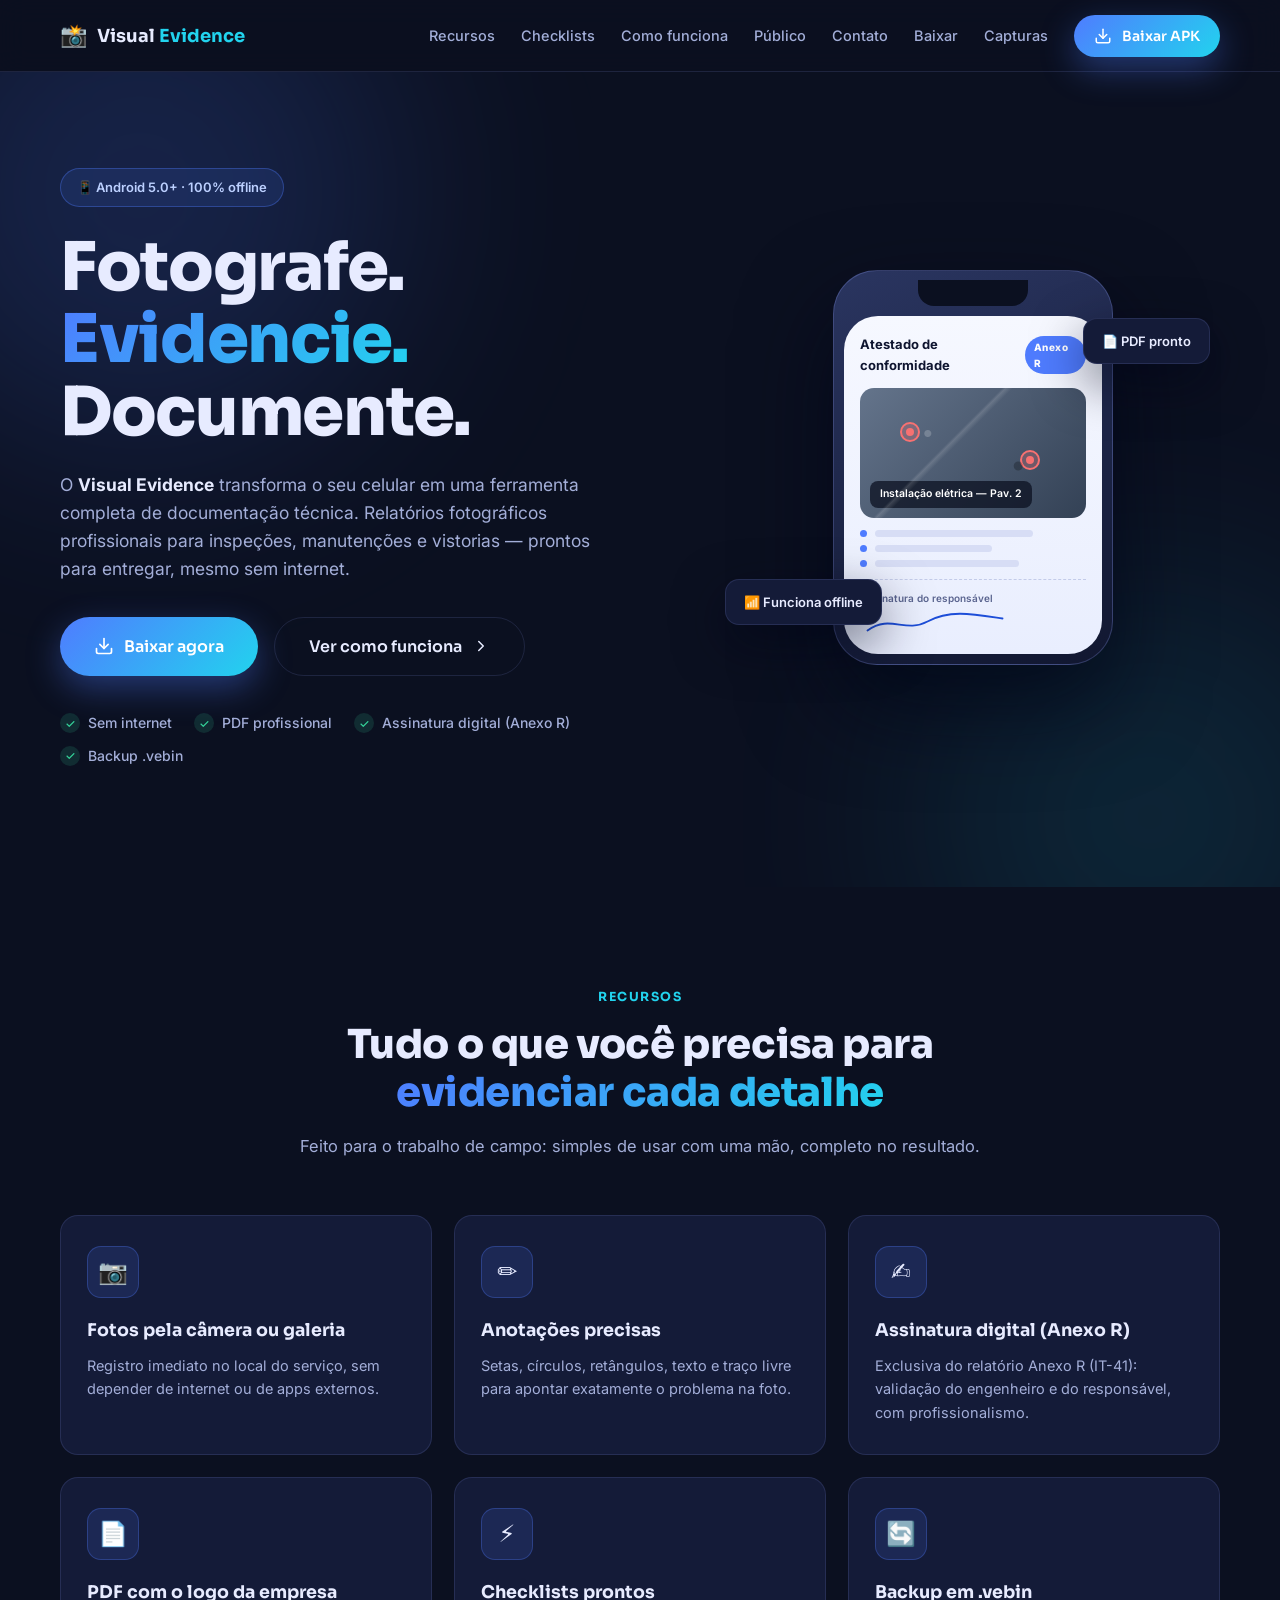
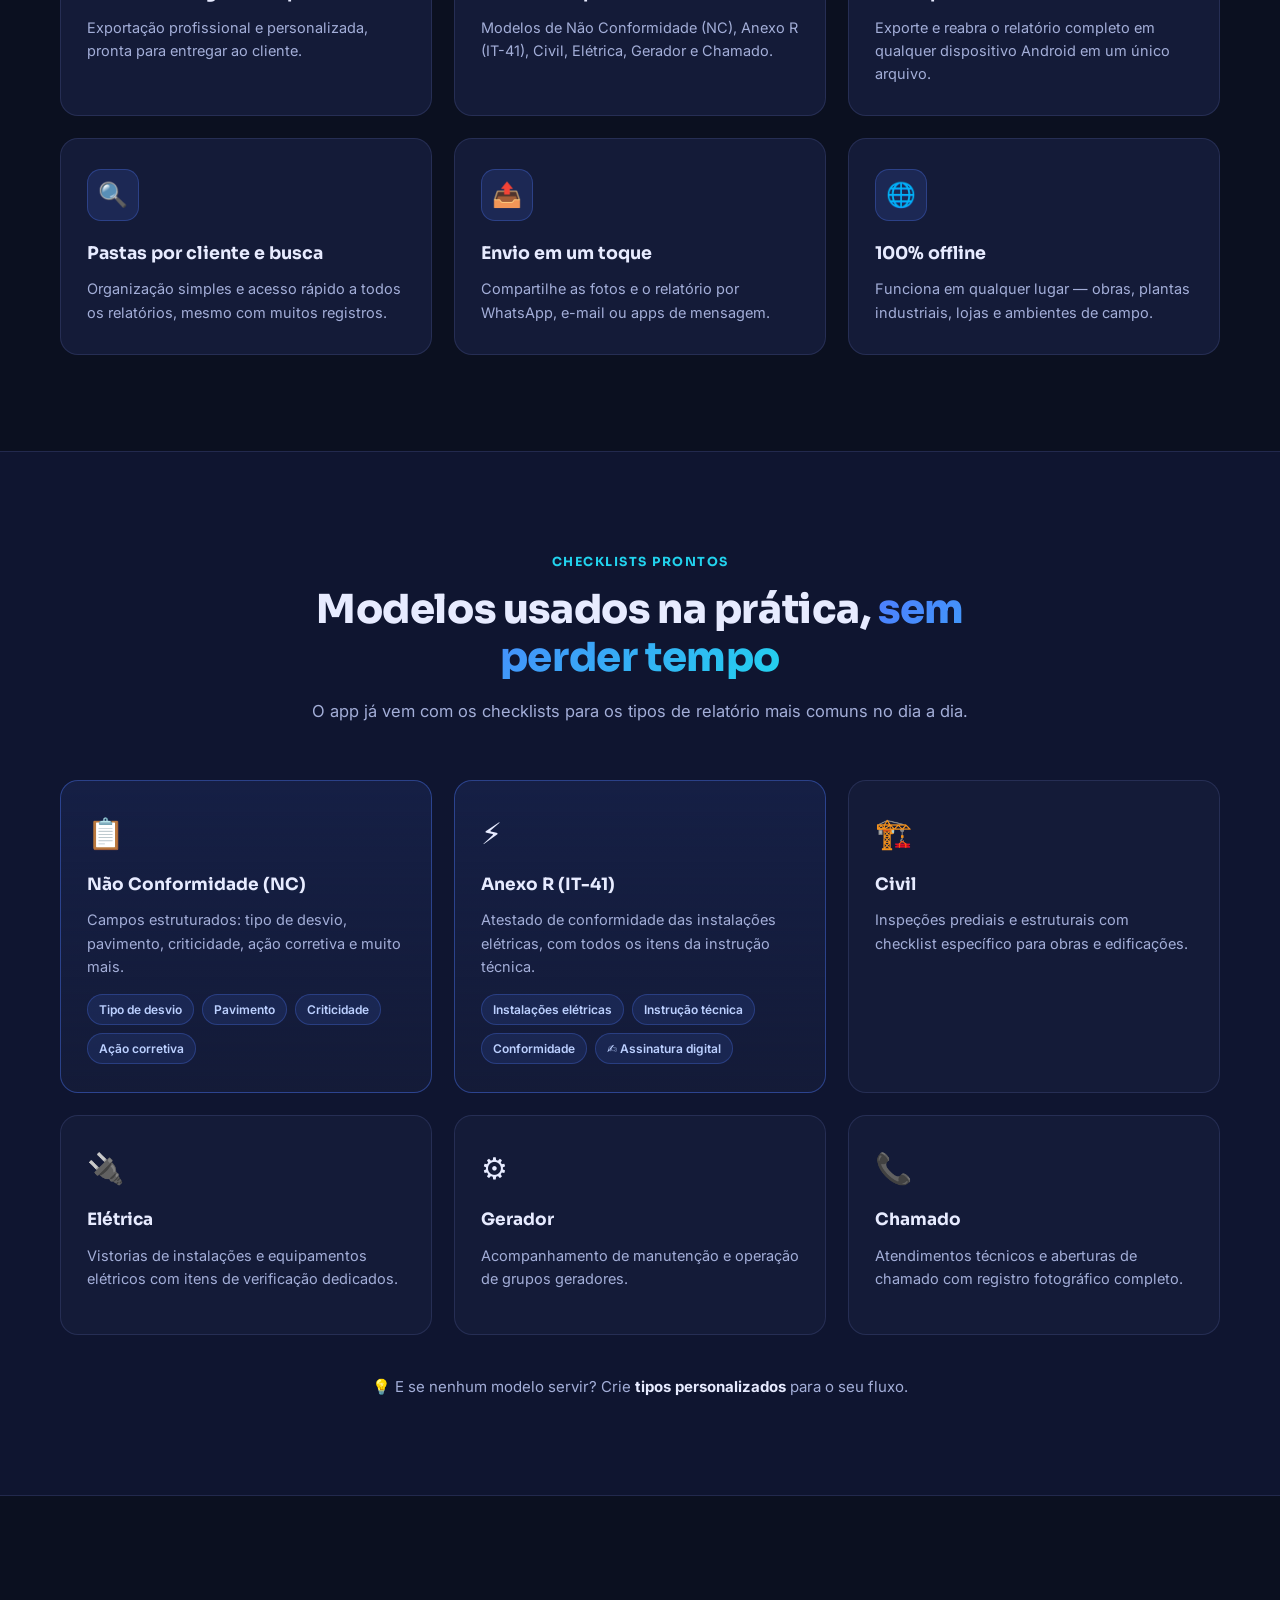
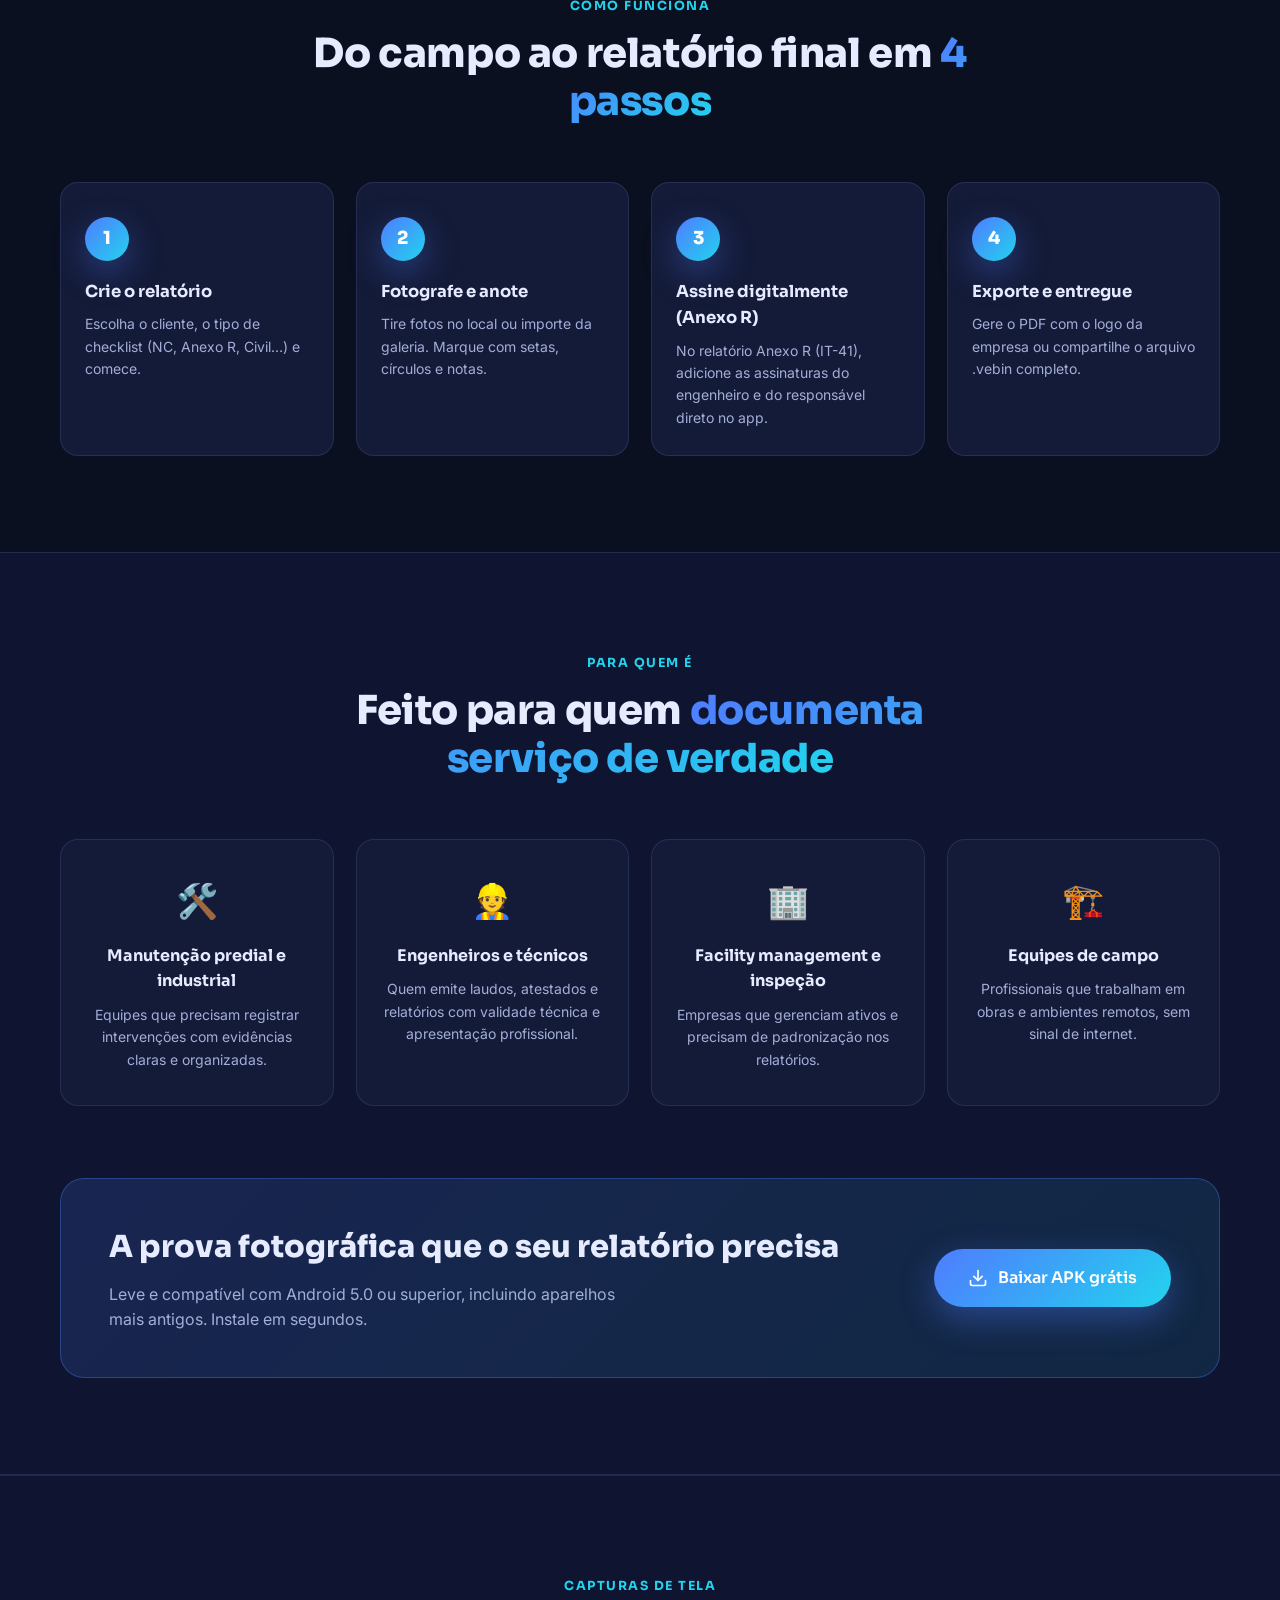
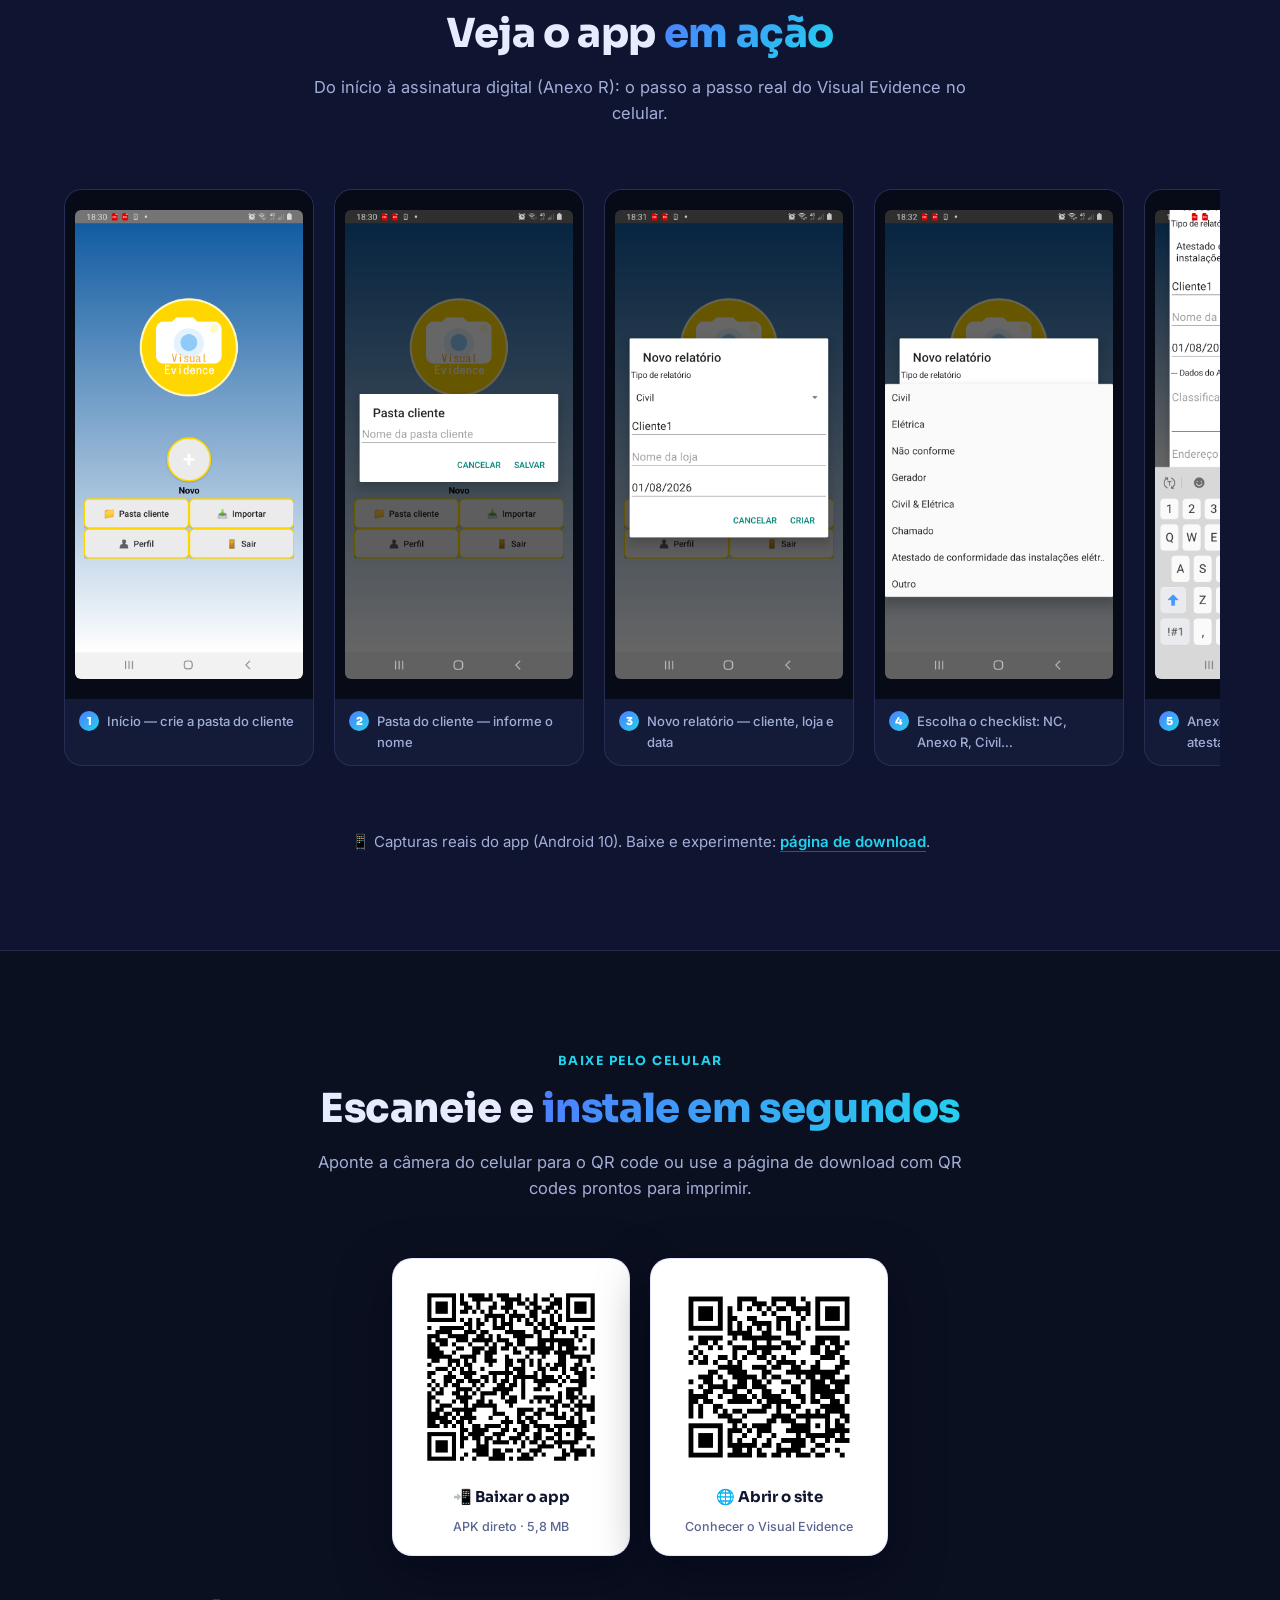
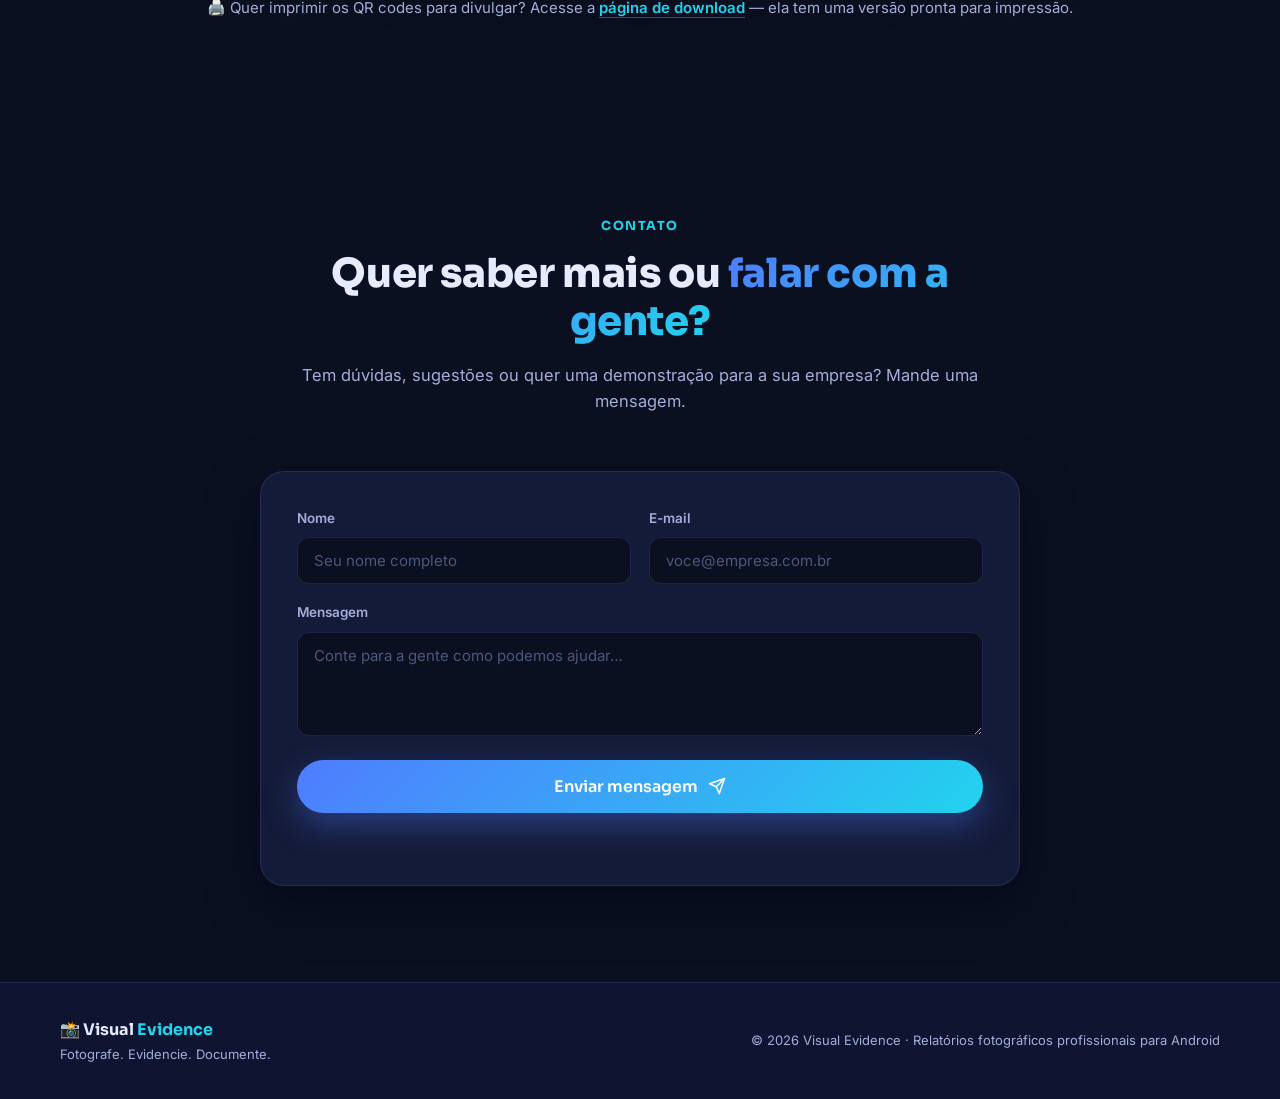
<file: index.html>
<!DOCTYPE html>
<html lang="pt-BR">
<head>
  <meta charset="UTF-8" />
  <meta name="viewport" content="width=device-width, initial-scale=1.0" />
  <title>Visual Evidence — Evidência fotográfica profissional</title>
  <meta name="description" content="Visual Evidence é o app de relatórios fotográficos para inspeção e manutenção. Fotografe no local, anote, assine digitalmente e exporte em PDF profissional — 100% offline, direto do seu celular." />
  <script>document.documentElement.classList.add("js");</script>
  <link rel="preconnect" href="https://fonts.googleapis.com" />
  <link rel="preconnect" href="https://fonts.gstatic.com" crossorigin />
  <link href="https://fonts.googleapis.com/css2?family=Sora:wght@400;600;700;800&family=Inter:wght@400;500;600;700&display=swap" rel="stylesheet" />
  <link rel="stylesheet" href="css/styles.css" />
</head>
<body>
  <!-- Barra de navegação -->
  <header class="nav" id="nav">
    <div class="container nav__inner">
      <a href="#inicio" class="nav__brand" aria-label="Visual Evidence — início">
        <span class="nav__logo">📸</span>
        <span class="nav__name">Visual <strong>Evidence</strong></span>
      </a>
      <nav class="nav__menu" id="menu" aria-label="Navegação principal">
        <a href="#recursos" class="nav__link">Recursos</a>
        <a href="#checklists" class="nav__link">Checklists</a>
        <a href="#como-funciona" class="nav__link">Como funciona</a>
        <a href="#publico" class="nav__link">Público</a>
        <a href="#contato" class="nav__link">Contato</a>
        <a href="baixar.html" class="nav__link">Baixar</a>
        <a href="#capturas" class="nav__link">Capturas</a>
        <a href="downloads/VisualEvidence-v1.4.apk" class="btn btn--primary nav__cta" download>
          <svg viewBox="0 0 24 24" width="18" height="18" fill="none" stroke="currentColor" stroke-width="2" stroke-linecap="round" stroke-linejoin="round" aria-hidden="true"><path d="M21 15v4a2 2 0 0 1-2 2H5a2 2 0 0 1-2-2v-4"/><polyline points="7 10 12 15 17 10"/><line x1="12" y1="15" x2="12" y2="3"/></svg>
          Baixar APK
        </a>
      </nav>
      <button class="nav__toggle" id="navToggle" aria-label="Abrir menu" aria-expanded="false">
        <span></span><span></span><span></span>
      </button>
    </div>
  </header>

  <main>
    <!-- Hero -->
    <section class="hero" id="inicio">
      <div class="hero__glow hero__glow--1"></div>
      <div class="hero__glow hero__glow--2"></div>
      <div class="container hero__inner">
        <div class="hero__content">
          <span class="badge">📱 Android 5.0+ · 100% offline</span>
          <h1 class="hero__title">
            Fotografe.<br />
            <span class="hero__accent">Evidencie.</span><br />
            Documente.
          </h1>
          <p class="hero__subtitle">
            O <strong>Visual Evidence</strong> transforma o seu celular em uma ferramenta completa de
            documentação técnica. Relatórios fotográficos profissionais para inspeções, manutenções e
            vistorias — prontos para entregar, mesmo sem internet.
          </p>
          <div class="hero__actions">
            <a href="downloads/VisualEvidence-v1.4.apk" class="btn btn--primary btn--lg" download>
              <svg viewBox="0 0 24 24" width="20" height="20" fill="none" stroke="currentColor" stroke-width="2" stroke-linecap="round" stroke-linejoin="round" aria-hidden="true"><path d="M21 15v4a2 2 0 0 1-2 2H5a2 2 0 0 1-2-2v-4"/><polyline points="7 10 12 15 17 10"/><line x1="12" y1="15" x2="12" y2="3"/></svg>
              Baixar agora
            </a>
            <a href="#como-funciona" class="btn btn--ghost btn--lg">
              Ver como funciona
              <svg viewBox="0 0 24 24" width="18" height="18" fill="none" stroke="currentColor" stroke-width="2" stroke-linecap="round" stroke-linejoin="round" aria-hidden="true"><polyline points="9 18 15 12 9 6"/></svg>
            </a>
          </div>
          <ul class="hero__meta">
            <li><span>✓</span> Sem internet</li>
            <li><span>✓</span> PDF profissional</li>
            <li><span>✓</span> Assinatura digital (Anexo R)</li>
            <li><span>✓</span> Backup .vebin</li>
          </ul>
        </div>

        <div class="hero__phone" aria-hidden="true">
          <div class="phone">
            <div class="phone__notch"></div>
            <div class="phone__screen">
              <div class="phone__header">
                <span>Atestado de conformidade</span>
                <span class="phone__pill">Anexo R</span>
              </div>
              <div class="phone__photo">
                <span class="phone__pin phone__pin--1"></span>
                <span class="phone__pin phone__pin--2"></span>
                <span class="phone__label">Instalação elétrica — Pav. 2</span>
              </div>
              <div class="phone__rows">
                <div class="phone__row"><span class="phone__dot"></span><i style="width:70%"></i></div>
                <div class="phone__row"><span class="phone__dot"></span><i style="width:52%"></i></div>
                <div class="phone__row"><span class="phone__dot"></span><i style="width:64%"></i></div>
              </div>
              <div class="phone__sign">
                <span>Assinatura do responsável</span>
                <svg viewBox="0 0 200 40" width="150" height="30"><path d="M10 30 C 40 8, 60 34, 90 18 S 150 8, 190 14" fill="none" stroke="#1d4ed8" stroke-width="2.5" stroke-linecap="round"/></svg>
              </div>
            </div>
          </div>
          <div class="hero__float hero__float--pdf">📄 PDF pronto</div>
          <div class="hero__float hero__float--offline">📶 Funciona offline</div>
        </div>
      </div>
    </section>

    <!-- Recursos -->
    <section class="section" id="recursos">
      <div class="container">
        <div class="section__head">
          <span class="section__tag">Recursos</span>
          <h2 class="section__title">Tudo o que você precisa para <span class="text-accent">evidenciar cada detalhe</span></h2>
          <p class="section__sub">Feito para o trabalho de campo: simples de usar com uma mão, completo no resultado.</p>
        </div>

        <div class="features">
          <article class="feature reveal">
            <div class="feature__icon">📷</div>
            <h3>Fotos pela câmera ou galeria</h3>
            <p>Registro imediato no local do serviço, sem depender de internet ou de apps externos.</p>
          </article>
          <article class="feature reveal">
            <div class="feature__icon">✏️</div>
            <h3>Anotações precisas</h3>
            <p>Setas, círculos, retângulos, texto e traço livre para apontar exatamente o problema na foto.</p>
          </article>
          <article class="feature reveal">
            <div class="feature__icon">✍️</div>
            <h3>Assinatura digital (Anexo R)</h3>
            <p>Exclusiva do relatório Anexo R (IT-41): validação do engenheiro e do responsável, com profissionalismo.</p>
          </article>
          <article class="feature reveal">
            <div class="feature__icon">📄</div>
            <h3>PDF com o logo da empresa</h3>
            <p>Exportação profissional e personalizada, pronta para entregar ao cliente.</p>
          </article>
          <article class="feature reveal">
            <div class="feature__icon">⚡</div>
            <h3>Checklists prontos</h3>
            <p>Modelos de Não Conformidade (NC), Anexo R (IT-41), Civil, Elétrica, Gerador e Chamado.</p>
          </article>
          <article class="feature reveal">
            <div class="feature__icon">🔄</div>
            <h3>Backup em .vebin</h3>
            <p>Exporte e reabra o relatório completo em qualquer dispositivo Android em um único arquivo.</p>
          </article>
          <article class="feature reveal">
            <div class="feature__icon">🔍</div>
            <h3>Pastas por cliente e busca</h3>
            <p>Organização simples e acesso rápido a todos os relatórios, mesmo com muitos registros.</p>
          </article>
          <article class="feature reveal">
            <div class="feature__icon">📤</div>
            <h3>Envio em um toque</h3>
            <p>Compartilhe as fotos e o relatório por WhatsApp, e-mail ou apps de mensagem.</p>
          </article>
          <article class="feature reveal">
            <div class="feature__icon">🌐</div>
            <h3>100% offline</h3>
            <p>Funciona em qualquer lugar — obras, plantas industriais, lojas e ambientes de campo.</p>
          </article>
        </div>
      </div>
    </section>

    <!-- Checklists -->
    <section class="section section--alt" id="checklists">
      <div class="container">
        <div class="section__head">
          <span class="section__tag">Checklists prontos</span>
          <h2 class="section__title">Modelos usados na prática, <span class="text-accent">sem perder tempo</span></h2>
          <p class="section__sub">O app já vem com os checklists para os tipos de relatório mais comuns no dia a dia.</p>
        </div>

        <div class="checklists">
          <article class="checklist checklist--featured reveal">
            <div class="checklist__icon">📋</div>
            <h3>Não Conformidade (NC)</h3>
            <p>Campos estruturados: tipo de desvio, pavimento, criticidade, ação corretiva e muito mais.</p>
            <ul class="checklist__tags">
              <li>Tipo de desvio</li>
              <li>Pavimento</li>
              <li>Criticidade</li>
              <li>Ação corretiva</li>
            </ul>
          </article>
          <article class="checklist checklist--featured reveal">
            <div class="checklist__icon">⚡</div>
            <h3>Anexo R (IT-41)</h3>
            <p>Atestado de conformidade das instalações elétricas, com todos os itens da instrução técnica.</p>
            <ul class="checklist__tags">
              <li>Instalações elétricas</li>
              <li>Instrução técnica</li>
              <li>Conformidade</li>
              <li>✍️ Assinatura digital</li>
            </ul>
          </article>
          <article class="checklist reveal">
            <div class="checklist__icon">🏗️</div>
            <h3>Civil</h3>
            <p>Inspeções prediais e estruturais com checklist específico para obras e edificações.</p>
          </article>
          <article class="checklist reveal">
            <div class="checklist__icon">🔌</div>
            <h3>Elétrica</h3>
            <p>Vistorias de instalações e equipamentos elétricos com itens de verificação dedicados.</p>
          </article>
          <article class="checklist reveal">
            <div class="checklist__icon">⚙️</div>
            <h3>Gerador</h3>
            <p>Acompanhamento de manutenção e operação de grupos geradores.</p>
          </article>
          <article class="checklist reveal">
            <div class="checklist__icon">📞</div>
            <h3>Chamado</h3>
            <p>Atendimentos técnicos e aberturas de chamado com registro fotográfico completo.</p>
          </article>
        </div>

        <p class="section__note">💡 E se nenhum modelo servir? Crie <strong>tipos personalizados</strong> para o seu fluxo.</p>
      </div>
    </section>

    <!-- Como funciona -->
    <section class="section" id="como-funciona">
      <div class="container">
        <div class="section__head">
          <span class="section__tag">Como funciona</span>
          <h2 class="section__title">Do campo ao relatório final em <span class="text-accent">4 passos</span></h2>
        </div>

        <div class="steps">
          <article class="step reveal">
            <span class="step__num">1</span>
            <h3>Crie o relatório</h3>
            <p>Escolha o cliente, o tipo de checklist (NC, Anexo R, Civil…) e comece.</p>
          </article>
          <article class="step reveal">
            <span class="step__num">2</span>
            <h3>Fotografe e anote</h3>
            <p>Tire fotos no local ou importe da galeria. Marque com setas, círculos e notas.</p>
          </article>
          <article class="step reveal">
            <span class="step__num">3</span>
            <h3>Assine digitalmente (Anexo R)</h3>
            <p>No relatório Anexo R (IT-41), adicione as assinaturas do engenheiro e do responsável direto no app.</p>
          </article>
          <article class="step reveal">
            <span class="step__num">4</span>
            <h3>Exporte e entregue</h3>
            <p>Gere o PDF com o logo da empresa ou compartilhe o arquivo .vebin completo.</p>
          </article>
        </div>
      </div>
    </section>

    <!-- Público -->
    <section class="section section--alt" id="publico">
      <div class="container">
        <div class="section__head">
          <span class="section__tag">Para quem é</span>
          <h2 class="section__title">Feito para quem <span class="text-accent">documenta serviço de verdade</span></h2>
        </div>

        <div class="audience">
          <article class="audience__card reveal">
            <div class="audience__icon">🛠️</div>
            <h3>Manutenção predial e industrial</h3>
            <p>Equipes que precisam registrar intervenções com evidências claras e organizadas.</p>
          </article>
          <article class="audience__card reveal">
            <div class="audience__icon">👷</div>
            <h3>Engenheiros e técnicos</h3>
            <p>Quem emite laudos, atestados e relatórios com validade técnica e apresentação profissional.</p>
          </article>
          <article class="audience__card reveal">
            <div class="audience__icon">🏢</div>
            <h3>Facility management e inspeção</h3>
            <p>Empresas que gerenciam ativos e precisam de padronização nos relatórios.</p>
          </article>
          <article class="audience__card reveal">
            <div class="audience__icon">🏗️</div>
            <h3>Equipes de campo</h3>
            <p>Profissionais que trabalham em obras e ambientes remotos, sem sinal de internet.</p>
          </article>
        </div>

        <!-- CTA -->
        <div class="cta">
          <div>
            <h2 class="cta__title">A prova fotográfica que o seu relatório precisa</h2>
            <p class="cta__text">Leve e compatível com Android 5.0 ou superior, incluindo aparelhos mais antigos. Instale em segundos.</p>
          </div>
          <a href="downloads/VisualEvidence-v1.4.apk" class="btn btn--primary btn--lg" download>
            <svg viewBox="0 0 24 24" width="20" height="20" fill="none" stroke="currentColor" stroke-width="2" stroke-linecap="round" stroke-linejoin="round" aria-hidden="true"><path d="M21 15v4a2 2 0 0 1-2 2H5a2 2 0 0 1-2-2v-4"/><polyline points="7 10 12 15 17 10"/><line x1="12" y1="15" x2="12" y2="3"/></svg>
            Baixar APK grátis
          </a>
        </div>
      </div>
    </section>

    <!-- Capturas de tela -->
    <section class="section section--alt" id="capturas">
      <div class="container">
        <div class="section__head">
          <span class="section__tag">Capturas de tela</span>
          <h2 class="section__title">Veja o app <span class="text-accent">em ação</span></h2>
          <p class="section__sub">Do início à assinatura digital (Anexo R): o passo a passo real do Visual Evidence no celular.</p>
        </div>

        <div class="shots">
          <figure class="shot">
            <div class="shot__screen"><img src="img/screenshots/tela-1-inicio.png" alt="Tela inicial do Visual Evidence" loading="lazy" /></div>
            <figcaption class="shot__caption"><span class="shot__num">1</span> Início — crie a pasta do cliente</figcaption>
          </figure>
          <figure class="shot">
            <div class="shot__screen"><img src="img/screenshots/tela-2-novo-relatorio.png" alt="Diálogo para criar a pasta do cliente" loading="lazy" /></div>
            <figcaption class="shot__caption"><span class="shot__num">2</span> Pasta do cliente — informe o nome</figcaption>
          </figure>
          <figure class="shot">
            <div class="shot__screen"><img src="img/screenshots/tela-3-novo-relatorio.png" alt="Diálogo de novo relatório com dados básicos" loading="lazy" /></div>
            <figcaption class="shot__caption"><span class="shot__num">3</span> Novo relatório — cliente, loja e data</figcaption>
          </figure>
          <figure class="shot">
            <div class="shot__screen"><img src="img/screenshots/tela-4-tipos-checklist.png" alt="Lista de tipos de checklist do Visual Evidence" loading="lazy" /></div>
            <figcaption class="shot__caption"><span class="shot__num">4</span> Escolha o checklist: NC, Anexo R, Civil…</figcaption>
          </figure>
          <figure class="shot">
            <div class="shot__screen"><img src="img/screenshots/tela-5-relatorio.png" alt="Campos específicos do relatório Anexo R" loading="lazy" /></div>
            <figcaption class="shot__caption"><span class="shot__num">5</span> Anexo R (IT-41) — dados do atestado</figcaption>
          </figure>
          <figure class="shot">
            <div class="shot__screen"><img src="img/screenshots/tela-6-relatorio-criado.png" alt="Editor do relatório Anexo R com itens de verificação" loading="lazy" /></div>
            <figcaption class="shot__caption"><span class="shot__num">6</span> Anexo R — itens com foto e observação</figcaption>
          </figure>
          <figure class="shot">
            <div class="shot__screen"><img src="img/screenshots/tela-7-perfil.png" alt="Tela de perfil com logotipo da empresa" loading="lazy" /></div>
            <figcaption class="shot__caption"><span class="shot__num">7</span> Perfil — logo da empresa e dados</figcaption>
          </figure>
          <figure class="shot">
            <div class="shot__screen"><img src="img/screenshots/tela-8-menu-assinatura.png" alt="Menu para escolher quem assina o relatório Anexo R" loading="lazy" /></div>
            <figcaption class="shot__caption"><span class="shot__num">8</span> Assinatura — escolha quem assina</figcaption>
          </figure>
          <figure class="shot">
            <div class="shot__screen"><img src="img/screenshots/tela-9-assinatura-engenheiro.png" alt="Painel de assinatura digital do engenheiro" loading="lazy" /></div>
            <figcaption class="shot__caption"><span class="shot__num">9</span> Assinatura do engenheiro — desenhe e salve</figcaption>
          </figure>
        </div>

        <p class="section__note">📱 Capturas reais do app (Android 10). Baixe e experimente: <a href="baixar.html" class="link-accent">página de download</a>.</p>
      </div>
    </section>

    <!-- Baixar pelo celular -->
    <section class="section" id="baixar">
      <div class="container">
        <div class="section__head">
          <span class="section__tag">Baixe pelo celular</span>
          <h2 class="section__title">Escaneie e <span class="text-accent">instale em segundos</span></h2>
          <p class="section__sub">Aponte a câmera do celular para o QR code ou use a página de download com QR codes prontos para imprimir.</p>
        </div>

        <div class="qr-grid">
          <div class="qr-card">
            <img src="img/qr-apk.png" alt="QR code para baixar o APK do Visual Evidence" width="220" height="220" loading="lazy" />
            <p class="qr-card__label">📲 Baixar o app</p>
            <p class="qr-card__hint">APK direto · 5,8 MB</p>
          </div>
          <div class="qr-card">
            <img src="img/qr-site.png" alt="QR code para abrir o site do Visual Evidence" width="220" height="220" loading="lazy" />
            <p class="qr-card__label">🌐 Abrir o site</p>
            <p class="qr-card__hint">Conhecer o Visual Evidence</p>
          </div>
        </div>

        <p class="section__note">🖨️ Quer imprimir os QR codes para divulgar? Acesse a <a href="baixar.html" class="link-accent">página de download</a> — ela tem uma versão pronta para impressão.</p>
      </div>
    </section>

    <!-- Contato -->
    <section class="section" id="contato">
      <div class="container container--narrow">
        <div class="section__head">
          <span class="section__tag">Contato</span>
          <h2 class="section__title">Quer saber mais ou <span class="text-accent">falar com a gente?</span></h2>
          <p class="section__sub">Tem dúvidas, sugestões ou quer uma demonstração para a sua empresa? Mande uma mensagem.</p>
        </div>

        <form class="contact" id="contactForm" novalidate>
          <div class="contact__grid">
            <div class="field">
              <label for="nome">Nome</label>
              <input type="text" id="nome" name="nome" placeholder="Seu nome completo" required />
            </div>
            <div class="field">
              <label for="email">E-mail</label>
              <input type="email" id="email" name="email" placeholder="voce@empresa.com.br" required />
            </div>
          </div>
          <div class="field">
            <label for="mensagem">Mensagem</label>
            <textarea id="mensagem" name="mensagem" rows="4" placeholder="Conte para a gente como podemos ajudar…" required></textarea>
          </div>
          <button type="submit" class="btn btn--primary btn--lg contact__submit">
            Enviar mensagem
            <svg viewBox="0 0 24 24" width="18" height="18" fill="none" stroke="currentColor" stroke-width="2" stroke-linecap="round" stroke-linejoin="round" aria-hidden="true"><line x1="22" y1="2" x2="11" y2="13"/><polygon points="22 2 15 22 11 13 2 9 22 2"/></svg>
          </button>
          <p class="contact__status" id="contactStatus" role="status" aria-live="polite"></p>
        </form>
      </div>
    </section>
  </main>

  <!-- Rodapé -->
  <footer class="footer">
    <div class="container footer__inner">
      <div>
        <p class="footer__brand">📸 Visual <strong>Evidence</strong></p>
        <p class="footer__tag">Fotografe. Evidencie. Documente.</p>
      </div>
      <p class="footer__copy">© 2026 Visual Evidence · Relatórios fotográficos profissionais para Android</p>
    </div>
  </footer>

  <a href="#inicio" class="back-to-top" id="backToTop" aria-label="Voltar ao topo">↑</a>

  <script src="js/main.js"></script>
</body>
</html>
</file>
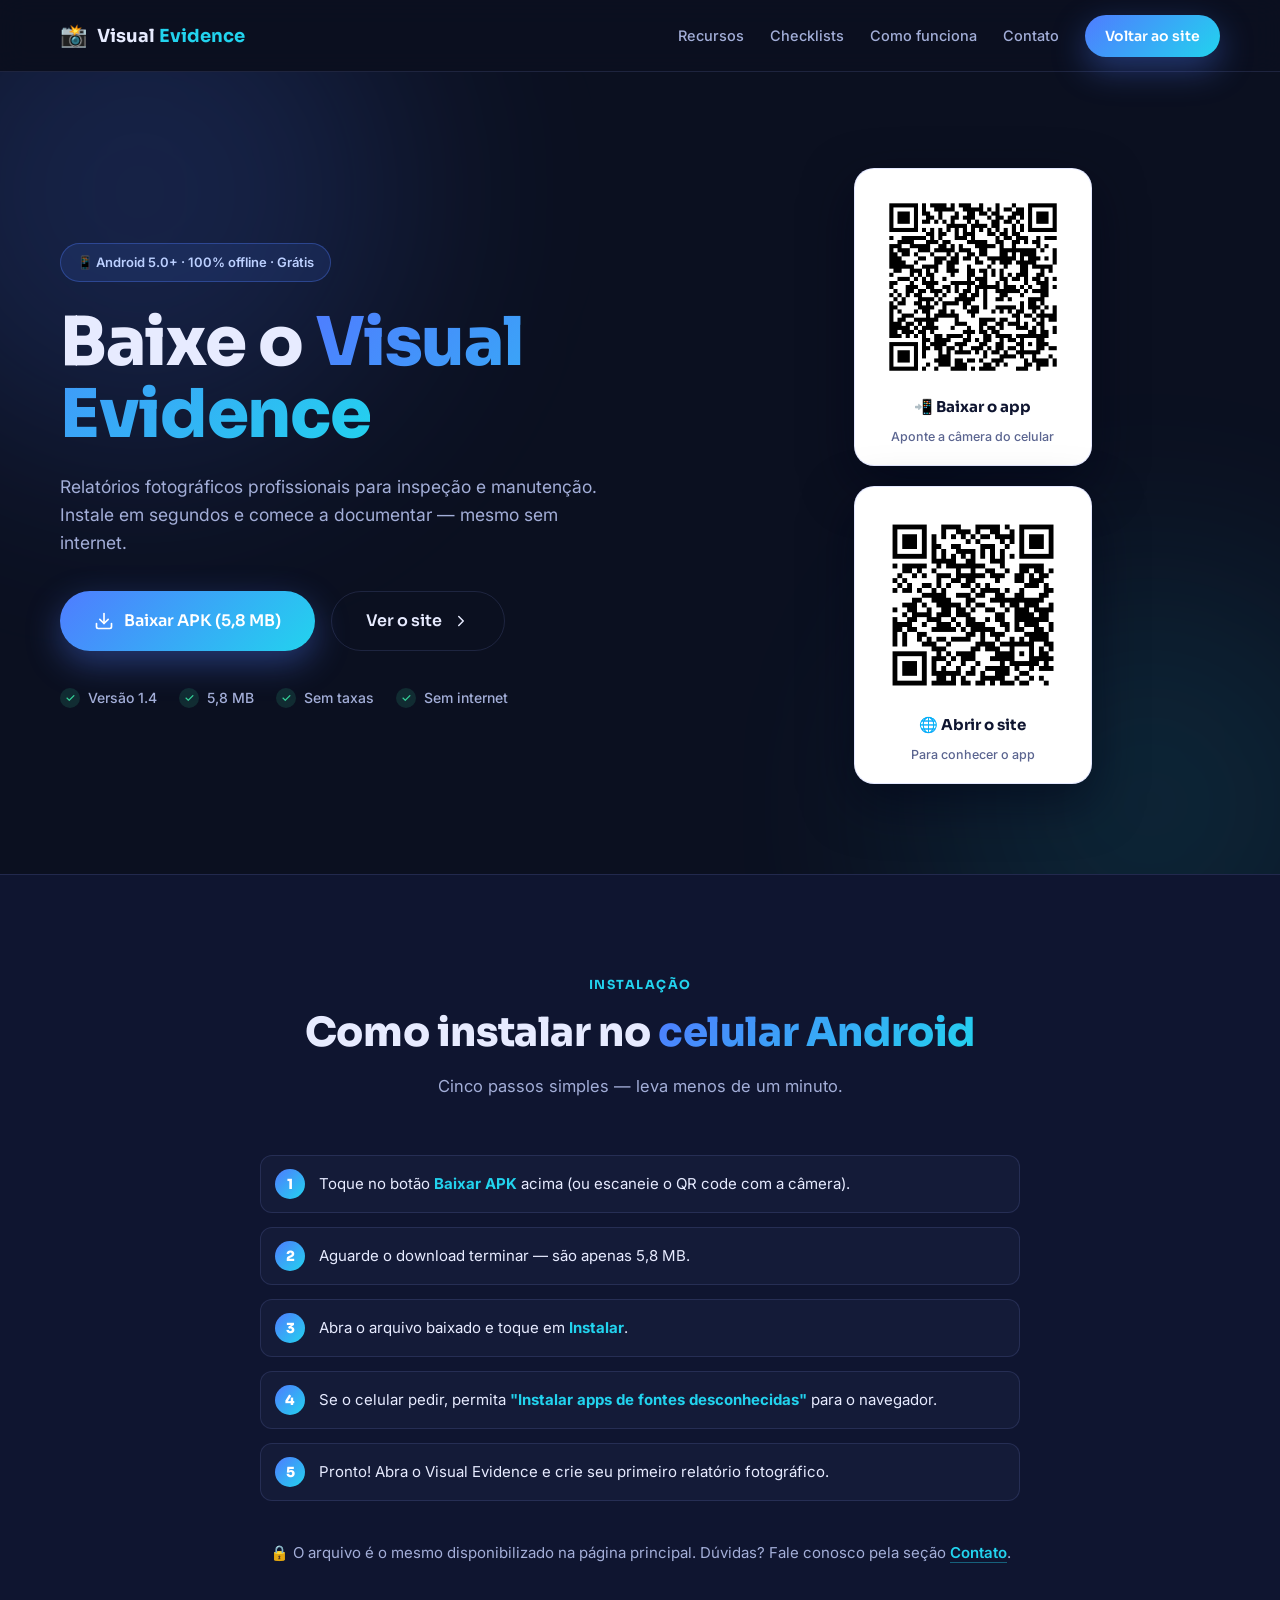
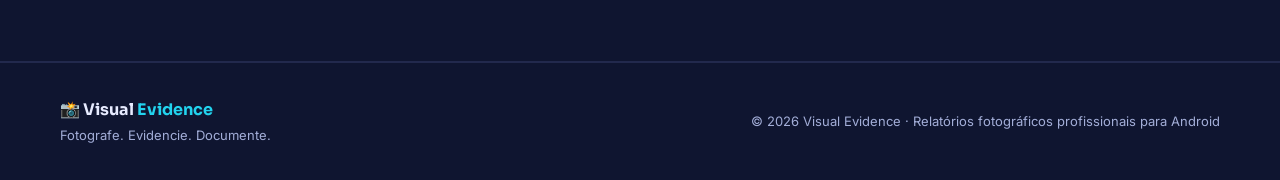
<file: baixar.html>
<!DOCTYPE html>
<html lang="pt-BR">
<head>
  <meta charset="UTF-8" />
  <meta name="viewport" content="width=device-width, initial-scale=1.0" />
  <title>Baixar — Visual Evidence</title>
  <meta name="description" content="Baixe o Visual Evidence gratuitamente. App de relatórios fotográficos profissionais para Android 5.0+ — 100% offline. Download direto do APK ou pelo QR code." />
  <script>document.documentElement.classList.add("js");</script>
  <link rel="preconnect" href="https://fonts.googleapis.com" />
  <link rel="preconnect" href="https://fonts.gstatic.com" crossorigin />
  <link href="https://fonts.googleapis.com/css2?family=Sora:wght@400;600;700;800&family=Inter:wght@400;500;600;700&display=swap" rel="stylesheet" />
  <link rel="stylesheet" href="css/styles.css" />
</head>
<body>
  <!-- Barra de navegação -->
  <header class="nav" id="nav">
    <div class="container nav__inner">
      <a href="index.html#inicio" class="nav__brand" aria-label="Visual Evidence — início">
        <span class="nav__logo">📸</span>
        <span class="nav__name">Visual <strong>Evidence</strong></span>
      </a>
      <nav class="nav__menu" id="menu" aria-label="Navegação principal">
        <a href="index.html#recursos" class="nav__link">Recursos</a>
        <a href="index.html#checklists" class="nav__link">Checklists</a>
        <a href="index.html#como-funciona" class="nav__link">Como funciona</a>
        <a href="index.html#contato" class="nav__link">Contato</a>
        <a href="index.html" class="btn btn--primary nav__cta">Voltar ao site</a>
      </nav>
      <button class="nav__toggle" id="navToggle" aria-label="Abrir menu" aria-expanded="false">
        <span></span><span></span><span></span>
      </button>
    </div>
  </header>

  <main>
    <!-- Hero de download -->
    <section class="hero download-hero" id="inicio">
      <div class="hero__glow hero__glow--1"></div>
      <div class="hero__glow hero__glow--2"></div>
      <div class="container hero__inner download-hero__inner">
        <div class="hero__content">
          <span class="badge">📱 Android 5.0+ · 100% offline · Grátis</span>
          <h1 class="hero__title">Baixe o <span class="hero__accent">Visual Evidence</span></h1>
          <p class="hero__subtitle">
            Relatórios fotográficos profissionais para inspeção e manutenção. Instale em
            segundos e comece a documentar — mesmo sem internet.
          </p>
          <div class="hero__actions">
            <a href="downloads/VisualEvidence-v1.4.apk" class="btn btn--primary btn--lg" download>
              <svg viewBox="0 0 24 24" width="20" height="20" fill="none" stroke="currentColor" stroke-width="2" stroke-linecap="round" stroke-linejoin="round" aria-hidden="true"><path d="M21 15v4a2 2 0 0 1-2 2H5a2 2 0 0 1-2-2v-4"/><polyline points="7 10 12 15 17 10"/><line x1="12" y1="15" x2="12" y2="3"/></svg>
              Baixar APK (5,8 MB)
            </a>
            <a href="index.html" class="btn btn--ghost btn--lg">
              Ver o site
              <svg viewBox="0 0 24 24" width="18" height="18" fill="none" stroke="currentColor" stroke-width="2" stroke-linecap="round" stroke-linejoin="round" aria-hidden="true"><polyline points="9 18 15 12 9 6"/></svg>
            </a>
          </div>
          <ul class="hero__meta">
            <li><span>✓</span> Versão 1.4</li>
            <li><span>✓</span> 5,8 MB</li>
            <li><span>✓</span> Sem taxas</li>
            <li><span>✓</span> Sem internet</li>
          </ul>
        </div>

        <!-- QR codes -->
        <div class="qr-grid">
          <div class="qr-card">
            <img src="img/qr-apk.png" alt="QR code para baixar o Visual Evidence" width="240" height="240" />
            <p class="qr-card__label">📲 Baixar o app</p>
            <p class="qr-card__hint">Aponte a câmera do celular</p>
          </div>
          <div class="qr-card">
            <img src="img/qr-site.png" alt="QR code para abrir o site do Visual Evidence" width="240" height="240" />
            <p class="qr-card__label">🌐 Abrir o site</p>
            <p class="qr-card__hint">Para conhecer o app</p>
          </div>
        </div>
      </div>
    </section>

    <!-- Instruções de instalação -->
    <section class="section section--alt" id="instalar">
      <div class="container container--narrow">
        <div class="section__head">
          <span class="section__tag">Instalação</span>
          <h2 class="section__title">Como instalar no <span class="text-accent">celular Android</span></h2>
          <p class="section__sub">Cinco passos simples — leva menos de um minuto.</p>
        </div>

        <ol class="install-steps">
          <li>Toque no botão <strong>Baixar APK</strong> acima (ou escaneie o QR code com a câmera).</li>
          <li>Aguarde o download terminar — são apenas 5,8 MB.</li>
          <li>Abra o arquivo baixado e toque em <strong>Instalar</strong>.</li>
          <li>Se o celular pedir, permita <strong>"Instalar apps de fontes desconhecidas"</strong> para o navegador.</li>
          <li>Pronto! Abra o Visual Evidence e crie seu primeiro relatório fotográfico.</li>
        </ol>

        <p class="section__note">🔒 O arquivo é o mesmo disponibilizado na página principal. Dúvidas? Fale conosco pela seção <a href="index.html#contato" class="link-accent">Contato</a>.</p>
      </div>
    </section>
  </main>

  <!-- Rodapé -->
  <footer class="footer">
    <div class="container footer__inner">
      <div>
        <p class="footer__brand">📸 Visual <strong>Evidence</strong></p>
        <p class="footer__tag">Fotografe. Evidencie. Documente.</p>
      </div>
      <p class="footer__copy">© 2026 Visual Evidence · Relatórios fotográficos profissionais para Android</p>
    </div>
  </footer>

  <a href="#inicio" class="back-to-top" id="backToTop" aria-label="Voltar ao topo">↑</a>

  <script src="js/main.js"></script>
</body>
</html>
</file>
<file: css/styles.css>
/* ============================================================
   Visual Evidence — Folha de estilos
   ============================================================ */

:root {
  --bg: #0b1020;
  --bg-alt: #0f1530;
  --bg-card: #141b38;
  --bg-card-hover: #182147;
  --border: rgba(148, 163, 255, 0.14);
  --text: #e7ebff;
  --text-dim: #a3aed8;
  --accent: #4f7cff;
  --accent-2: #22d3ee;
  --accent-grad: linear-gradient(135deg, #4f7cff 0%, #22d3ee 100%);
  --success: #34d399;
  --danger: #f87171;
  --radius: 18px;
  --radius-sm: 12px;
  --shadow: 0 18px 50px rgba(2, 6, 23, 0.55);
  --shadow-accent: 0 12px 34px rgba(79, 124, 255, 0.38);
  --font-head: "Sora", system-ui, sans-serif;
  --font-body: "Inter", system-ui, sans-serif;
  --nav-h: 72px;
}

* { margin: 0; padding: 0; box-sizing: border-box; }

html { scroll-behavior: smooth; }

body {
  font-family: var(--font-body);
  background: var(--bg);
  color: var(--text);
  line-height: 1.6;
  overflow-x: hidden;
}

.container {
  width: min(1160px, 92%);
  margin-inline: auto;
}

.container--narrow { width: min(760px, 92%); }

.text-accent {
  background: var(--accent-grad);
  -webkit-background-clip: text;
  background-clip: text;
  color: transparent;
}

/* ---------- Botões ---------- */
.btn {
  display: inline-flex;
  align-items: center;
  justify-content: center;
  gap: 10px;
  padding: 13px 26px;
  border-radius: 999px;
  font-family: var(--font-head);
  font-weight: 600;
  font-size: 15px;
  text-decoration: none;
  border: none;
  cursor: pointer;
  transition: transform 0.2s ease, box-shadow 0.25s ease, background 0.25s ease, border-color 0.25s ease;
  white-space: nowrap;
}

.btn--primary {
  background: var(--accent-grad);
  color: #fff;
  box-shadow: var(--shadow-accent);
}
.btn--primary:hover { transform: translateY(-2px); box-shadow: 0 18px 44px rgba(79, 124, 255, 0.5); }

.btn--ghost {
  background: transparent;
  color: var(--text);
  border: 1px solid var(--border);
}
.btn--ghost:hover { border-color: var(--accent-2); color: var(--accent-2); transform: translateY(-2px); }

.btn--lg { padding: 16px 34px; font-size: 16px; }

/* ---------- Navegação ---------- */
.nav {
  position: sticky;
  top: 0;
  z-index: 100;
  height: var(--nav-h);
  background: rgba(11, 16, 32, 0.82);
  backdrop-filter: blur(14px);
  -webkit-backdrop-filter: blur(14px);
  border-bottom: 1px solid var(--border);
}

.nav__inner { display: flex; align-items: center; justify-content: space-between; height: var(--nav-h); }

.nav__brand {
  display: inline-flex;
  align-items: center;
  gap: 10px;
  text-decoration: none;
  color: var(--text);
  font-family: var(--font-head);
  font-weight: 700;
  font-size: 18px;
}
.nav__brand strong { color: var(--accent-2); }
.nav__logo { font-size: 22px; }

.nav__menu { display: flex; align-items: center; gap: 26px; }

.nav__link {
  color: var(--text-dim);
  text-decoration: none;
  font-size: 14.5px;
  font-weight: 500;
  transition: color 0.2s ease;
}
.nav__link:hover { color: var(--text); }

.nav__cta { padding: 10px 20px; font-size: 14px; }

.nav__toggle {
  display: none;
  flex-direction: column;
  gap: 5px;
  background: none;
  border: none;
  cursor: pointer;
  padding: 8px;
}
.nav__toggle span {
  width: 24px;
  height: 2px;
  background: var(--text);
  border-radius: 2px;
  transition: transform 0.25s ease, opacity 0.25s ease;
}
.nav__toggle.open span:nth-child(1) { transform: translateY(7px) rotate(45deg); }
.nav__toggle.open span:nth-child(2) { opacity: 0; }
.nav__toggle.open span:nth-child(3) { transform: translateY(-7px) rotate(-45deg); }

/* ---------- Hero ---------- */
.hero {
  position: relative;
  padding: 96px 0 120px;
  overflow: hidden;
}

.hero__glow {
  position: absolute;
  border-radius: 50%;
  filter: blur(110px);
  opacity: 0.5;
  pointer-events: none;
}
.hero__glow--1 { width: 520px; height: 520px; background: rgba(79, 124, 255, 0.35); top: -140px; left: -120px; }
.hero__glow--2 { width: 460px; height: 460px; background: rgba(34, 211, 238, 0.22); bottom: -160px; right: -100px; }

.hero__inner {
  position: relative;
  display: grid;
  grid-template-columns: 1.1fr 0.9fr;
  gap: 60px;
  align-items: center;
}

.badge {
  display: inline-flex;
  align-items: center;
  gap: 8px;
  padding: 8px 16px;
  border-radius: 999px;
  background: rgba(79, 124, 255, 0.12);
  border: 1px solid rgba(79, 124, 255, 0.35);
  color: #bcd0ff;
  font-size: 13px;
  font-weight: 600;
  margin-bottom: 24px;
}

.hero__title {
  font-family: var(--font-head);
  font-size: clamp(2.6rem, 6vw, 4.2rem);
  font-weight: 800;
  line-height: 1.08;
  letter-spacing: -0.02em;
  margin-bottom: 22px;
}

.hero__accent {
  background: var(--accent-grad);
  -webkit-background-clip: text;
  background-clip: text;
  color: transparent;
}

.hero__subtitle { color: var(--text-dim); font-size: 17.5px; max-width: 34rem; margin-bottom: 34px; }
.hero__subtitle strong { color: var(--text); }

.hero__actions { display: flex; gap: 16px; flex-wrap: wrap; margin-bottom: 36px; }

.hero__meta { list-style: none; display: flex; flex-wrap: wrap; gap: 10px 22px; }
.hero__meta li { display: inline-flex; align-items: center; gap: 8px; font-size: 14px; color: var(--text-dim); font-weight: 500; }
.hero__meta li span {
  display: inline-flex;
  align-items: center;
  justify-content: center;
  width: 20px;
  height: 20px;
  border-radius: 50%;
  background: rgba(52, 211, 153, 0.15);
  color: var(--success);
  font-size: 12px;
}

/* ---------- Mockup de celular ---------- */
.hero__phone { position: relative; display: flex; justify-content: center; }

.phone {
  width: 280px;
  padding: 10px;
  border-radius: 44px;
  background: linear-gradient(160deg, #2a3560, #111730);
  border: 1px solid rgba(148, 163, 255, 0.25);
  box-shadow: 0 40px 90px rgba(2, 6, 23, 0.7);
  animation: float 6s ease-in-out infinite;
}

@keyframes float {
  0%, 100% { transform: translateY(0); }
  50% { transform: translateY(-14px); }
}

.phone__notch { width: 110px; height: 26px; background: #0b1020; border-radius: 0 0 16px 16px; margin: -1px auto 10px; }

.phone__screen {
  background: linear-gradient(180deg, #f6f8ff, #e9eefe);
  border-radius: 34px;
  padding: 18px 16px 16px;
  color: #0f1530;
  overflow: hidden;
}

.phone__header { display: flex; align-items: center; justify-content: space-between; margin-bottom: 12px; font-weight: 700; font-size: 13px; }
.phone__pill { background: #4f7cff; color: #fff; font-size: 10px; font-weight: 800; padding: 3px 9px; border-radius: 999px; letter-spacing: 0.5px; }

.phone__photo {
  position: relative;
  height: 130px;
  border-radius: 14px;
  background: linear-gradient(135deg, #64748b, #334155);
  overflow: hidden;
  margin-bottom: 12px;
  display: flex;
  align-items: flex-end;
  padding: 10px;
}
.phone__photo::after {
  content: "";
  position: absolute;
  inset: 0;
  background:
    linear-gradient(135deg, transparent 40%, rgba(255, 255, 255, 0.14) 41%, transparent 43%),
    radial-gradient(circle at 30% 35%, rgba(255, 255, 255, 0.2) 0 3px, transparent 4px),
    radial-gradient(circle at 70% 60%, rgba(0, 0, 0, 0.25) 0 4px, transparent 5px);
}

.phone__pin {
  position: absolute;
  width: 20px;
  height: 20px;
  border: 2.5px solid #f87171;
  border-radius: 50%;
  background: rgba(248, 113, 113, 0.25);
}
.phone__pin::after {
  content: "";
  position: absolute;
  inset: 4px;
  border-radius: 50%;
  background: #f87171;
}
.phone__pin--1 { top: 34px; left: 40px; }
.phone__pin--2 { top: 62px; right: 46px; }

.phone__label {
  position: relative;
  background: rgba(11, 16, 32, 0.75);
  color: #fff;
  font-size: 10.5px;
  font-weight: 600;
  padding: 5px 10px;
  border-radius: 8px;
}

.phone__rows { display: flex; flex-direction: column; gap: 8px; margin-bottom: 12px; }
.phone__row { display: flex; align-items: center; gap: 8px; }
.phone__dot { width: 7px; height: 7px; border-radius: 50%; background: #4f7cff; flex-shrink: 0; }
.phone__row i { display: block; height: 7px; border-radius: 99px; background: #d7ddf5; }

.phone__sign {
  border-top: 1px dashed #c3cbe9;
  padding-top: 10px;
  display: flex;
  flex-direction: column;
  gap: 2px;
  font-size: 10px;
  color: #5b6590;
  font-weight: 600;
}

.hero__float {
  position: absolute;
  display: inline-flex;
  align-items: center;
  gap: 8px;
  padding: 12px 18px;
  border-radius: 14px;
  background: var(--bg-card);
  border: 1px solid var(--border);
  font-size: 13px;
  font-weight: 600;
  box-shadow: var(--shadow);
  animation: float 6s ease-in-out infinite;
}
.hero__float--pdf { top: 12%; right: 2%; animation-delay: 1.2s; }
.hero__float--offline { bottom: 10%; left: 0; animation-delay: 2.4s; }

/* ---------- Seções ---------- */
.section { padding: 96px 0; }
.section--alt { background: var(--bg-alt); border-block: 1px solid var(--border); }

.section__head { text-align: center; max-width: 680px; margin: 0 auto 56px; }

.section__tag {
  display: inline-block;
  font-family: var(--font-head);
  font-size: 12.5px;
  font-weight: 700;
  letter-spacing: 0.12em;
  text-transform: uppercase;
  color: var(--accent-2);
  margin-bottom: 14px;
}

.section__title {
  font-family: var(--font-head);
  font-size: clamp(1.7rem, 3.6vw, 2.5rem);
  font-weight: 800;
  letter-spacing: -0.01em;
  line-height: 1.2;
  margin-bottom: 16px;
}

.section__sub { color: var(--text-dim); font-size: 16.5px; }

.section__note { text-align: center; color: var(--text-dim); margin-top: 40px; font-size: 15px; }
.section__note strong { color: var(--text); }

/* ---------- Features ---------- */
.features {
  display: grid;
  grid-template-columns: repeat(3, 1fr);
  gap: 22px;
}

.feature {
  background: var(--bg-card);
  border: 1px solid var(--border);
  border-radius: var(--radius);
  padding: 30px 26px;
  transition: transform 0.25s ease, border-color 0.25s ease, background 0.25s ease, box-shadow 0.25s ease;
}
.feature:hover {
  transform: translateY(-6px);
  background: var(--bg-card-hover);
  border-color: rgba(79, 124, 255, 0.45);
  box-shadow: var(--shadow);
}

.feature__icon {
  width: 52px;
  height: 52px;
  display: flex;
  align-items: center;
  justify-content: center;
  font-size: 24px;
  border-radius: 14px;
  background: rgba(79, 124, 255, 0.14);
  border: 1px solid rgba(79, 124, 255, 0.3);
  margin-bottom: 18px;
}

.feature h3 { font-family: var(--font-head); font-size: 17.5px; font-weight: 700; margin-bottom: 10px; }
.feature p { color: var(--text-dim); font-size: 14.5px; }

/* ---------- Checklists ---------- */
.checklists {
  display: grid;
  grid-template-columns: repeat(3, 1fr);
  gap: 22px;
}

.checklist {
  background: var(--bg-card);
  border: 1px solid var(--border);
  border-radius: var(--radius);
  padding: 28px 26px;
  transition: transform 0.25s ease, border-color 0.25s ease, box-shadow 0.25s ease;
}
.checklist:hover { transform: translateY(-5px); border-color: rgba(34, 211, 238, 0.4); box-shadow: var(--shadow); }

.checklist--featured {
  border-color: rgba(79, 124, 255, 0.4);
  background: linear-gradient(180deg, rgba(79, 124, 255, 0.1), var(--bg-card));
}

.checklist__icon { font-size: 30px; margin-bottom: 14px; }
.checklist h3 { font-family: var(--font-head); font-size: 17px; font-weight: 700; margin-bottom: 10px; }
.checklist p { color: var(--text-dim); font-size: 14.5px; margin-bottom: 16px; }

.checklist__tags { list-style: none; display: flex; flex-wrap: wrap; gap: 8px; }
.checklist__tags li {
  font-size: 12px;
  font-weight: 600;
  color: #bcd0ff;
  background: rgba(79, 124, 255, 0.12);
  border: 1px solid rgba(79, 124, 255, 0.28);
  padding: 5px 11px;
  border-radius: 999px;
}

/* ---------- Passos ---------- */
.steps {
  display: grid;
  grid-template-columns: repeat(4, 1fr);
  gap: 22px;
}

.step {
  position: relative;
  background: var(--bg-card);
  border: 1px solid var(--border);
  border-radius: var(--radius);
  padding: 34px 24px 26px;
  transition: transform 0.25s ease, border-color 0.25s ease;
}
.step:hover { transform: translateY(-5px); border-color: rgba(79, 124, 255, 0.45); }

.step__num {
  display: inline-flex;
  align-items: center;
  justify-content: center;
  width: 44px;
  height: 44px;
  border-radius: 50%;
  background: var(--accent-grad);
  color: #fff;
  font-family: var(--font-head);
  font-weight: 800;
  font-size: 18px;
  margin-bottom: 18px;
  box-shadow: var(--shadow-accent);
}

.step h3 { font-family: var(--font-head); font-size: 16.5px; font-weight: 700; margin-bottom: 8px; }
.step p { color: var(--text-dim); font-size: 14px; }

/* ---------- Público ---------- */
.audience {
  display: grid;
  grid-template-columns: repeat(4, 1fr);
  gap: 22px;
  margin-bottom: 72px;
}

.audience__card {
  text-align: center;
  background: var(--bg-card);
  border: 1px solid var(--border);
  border-radius: var(--radius);
  padding: 34px 22px;
  transition: transform 0.25s ease, border-color 0.25s ease;
}
.audience__card:hover { transform: translateY(-6px); border-color: rgba(34, 211, 238, 0.4); }

.audience__icon { font-size: 34px; margin-bottom: 14px; }
.audience__card h3 { font-family: var(--font-head); font-size: 16px; font-weight: 700; margin-bottom: 10px; }
.audience__card p { color: var(--text-dim); font-size: 14px; }

/* ---------- CTA ---------- */
.cta {
  display: flex;
  align-items: center;
  justify-content: space-between;
  gap: 30px;
  flex-wrap: wrap;
  background: linear-gradient(135deg, rgba(79, 124, 255, 0.16), rgba(34, 211, 238, 0.1));
  border: 1px solid rgba(79, 124, 255, 0.35);
  border-radius: 24px;
  padding: 44px 48px;
}

.cta__title { font-family: var(--font-head); font-size: clamp(1.4rem, 3vw, 1.9rem); font-weight: 800; margin-bottom: 10px; }
.cta__text { color: var(--text-dim); max-width: 34rem; }

/* ---------- Contato ---------- */
.contact {
  background: var(--bg-card);
  border: 1px solid var(--border);
  border-radius: 24px;
  padding: 36px;
  box-shadow: var(--shadow);
}

.contact__grid { display: grid; grid-template-columns: 1fr 1fr; gap: 18px; }

.field { margin-bottom: 18px; display: flex; flex-direction: column; }
.field label { font-size: 13.5px; font-weight: 600; color: var(--text-dim); margin-bottom: 8px; }

.field input,
.field textarea {
  font-family: var(--font-body);
  font-size: 15px;
  color: var(--text);
  background: var(--bg);
  border: 1px solid var(--border);
  border-radius: var(--radius-sm);
  padding: 13px 16px;
  outline: none;
  resize: vertical;
  transition: border-color 0.2s ease, box-shadow 0.2s ease;
}
.field input:focus,
.field textarea:focus {
  border-color: var(--accent);
  box-shadow: 0 0 0 4px rgba(79, 124, 255, 0.15);
}
.field input::placeholder,
.field textarea::placeholder { color: #4d567e; }

.field input.error,
.field textarea.error { border-color: var(--danger); }

.contact__submit { width: 100%; margin-top: 6px; }

.contact__status { margin-top: 14px; text-align: center; font-size: 14.5px; font-weight: 600; min-height: 22px; }
.contact__status.ok { color: var(--success); }
.contact__status.err { color: var(--danger); }

/* ---------- Rodapé ---------- */
.footer { border-top: 1px solid var(--border); padding: 34px 0; background: var(--bg-alt); }

.footer__inner { display: flex; align-items: center; justify-content: space-between; gap: 18px; flex-wrap: wrap; }
.footer__brand { font-family: var(--font-head); font-weight: 700; font-size: 16px; }
.footer__brand strong { color: var(--accent-2); }
.footer__tag { color: var(--text-dim); font-size: 13px; margin-top: 2px; }
.footer__copy { color: var(--text-dim); font-size: 13px; }

/* ---------- Botão voltar ao topo ---------- */
.back-to-top {
  position: fixed;
  right: 22px;
  bottom: 22px;
  width: 46px;
  height: 46px;
  display: flex;
  align-items: center;
  justify-content: center;
  border-radius: 50%;
  background: var(--accent-grad);
  color: #fff;
  font-size: 20px;
  text-decoration: none;
  box-shadow: var(--shadow-accent);
  opacity: 0;
  pointer-events: none;
  transform: translateY(12px);
  transition: opacity 0.3s ease, transform 0.3s ease;
  z-index: 90;
}
.back-to-top.visible { opacity: 1; pointer-events: auto; transform: translateY(0); }
.back-to-top:hover { transform: translateY(-3px); }

/* ---------- Revelação ao rolar (só esconde quando JS está ativo) ---------- */
.js .reveal {
  opacity: 0;
  transform: translateY(26px);
  transition: opacity 0.6s ease, transform 0.6s ease;
}
.js .reveal.visible { opacity: 1; transform: translateY(0); }

/* ---------- Responsivo ---------- */
@media (max-width: 1024px) {
  .features { grid-template-columns: repeat(2, 1fr); }
  .checklists { grid-template-columns: repeat(2, 1fr); }
  .steps { grid-template-columns: repeat(2, 1fr); }
  .audience { grid-template-columns: repeat(2, 1fr); }
  .hero__inner { grid-template-columns: 1fr; gap: 70px; }
  .hero__phone { order: -1; }
}

@media (max-width: 720px) {
  .nav__menu {
    position: fixed;
    inset: var(--nav-h) 0 auto 0;
    flex-direction: column;
    align-items: stretch;
    gap: 6px;
    background: rgba(11, 16, 32, 0.97);
    backdrop-filter: blur(14px);
    border-bottom: 1px solid var(--border);
    padding: 20px 6%;
    transform: translateY(-130%);
    transition: transform 0.3s ease;
    z-index: 99;
  }
  .nav__menu.open { transform: translateY(0); }
  .nav__link { padding: 12px 8px; border-radius: 10px; }
  .nav__link:hover { background: rgba(79, 124, 255, 0.12); }
  .nav__cta { margin-top: 10px; justify-content: center; }
  .nav__toggle { display: flex; }

  .features { grid-template-columns: 1fr; }
  .checklists { grid-template-columns: 1fr; }
  .steps { grid-template-columns: 1fr; }
  .audience { grid-template-columns: 1fr; }
  .contact__grid { grid-template-columns: 1fr; }

  .hero { padding: 56px 0 80px; }
  .cta { padding: 32px 26px; }
  .hero__float { font-size: 12px; padding: 10px 14px; }
  .hero__float--pdf { right: 0; }
}

@media (prefers-reduced-motion: reduce) {
  * { animation: none !important; transition: none !important; }
  html { scroll-behavior: auto; }
}

/* ---------- Galeria de capturas ---------- */
section[id] { scroll-margin-top: calc(var(--nav-h) + 14px); }

.shots {
  display: flex;
  gap: 20px;
  overflow-x: auto;
  padding: 6px 4px 24px;
  scroll-snap-type: x proximity;
  -webkit-overflow-scrolling: touch;
}

.shot {
  flex: 0 0 250px;
  scroll-snap-align: center;
  background: var(--bg-card);
  border: 1px solid var(--border);
  border-radius: var(--radius);
  overflow: hidden;
  transition: transform 0.25s ease, border-color 0.25s ease, box-shadow 0.25s ease;
}
.shot:hover { transform: translateY(-6px); border-color: rgba(79, 124, 255, 0.45); box-shadow: var(--shadow); }

.shot__screen {
  aspect-ratio: 9 / 18.5;
  background: #070b18;
  display: flex;
  align-items: center;
  justify-content: center;
  padding: 10px;
}
.shot__screen img { max-width: 100%; max-height: 100%; object-fit: contain; display: block; border-radius: 6px; }

.shot__caption {
  display: flex;
  align-items: flex-start;
  gap: 8px;
  padding: 12px 14px;
  font-size: 13px;
  color: var(--text-dim);
  font-weight: 500;
}

.shot__num {
  flex-shrink: 0;
  width: 20px;
  height: 20px;
  display: inline-flex;
  align-items: center;
  justify-content: center;
  border-radius: 50%;
  background: var(--accent-grad);
  color: #fff;
  font-family: var(--font-head);
  font-weight: 800;
  font-size: 11px;
}

.shots::-webkit-scrollbar { height: 8px; }
.shots::-webkit-scrollbar-thumb { background: rgba(79, 124, 255, 0.35); border-radius: 99px; }

/* ---------- Página de download / QR codes ---------- */
.download-hero { padding-bottom: 90px; }

.qr-grid {
  display: flex;
  flex-wrap: wrap;
  gap: 20px;
  justify-content: center;
}

.qr-card {
  display: flex;
  flex-direction: column;
  align-items: center;
  gap: 8px;
  background: #fff;
  border-radius: 20px;
  padding: 18px;
  box-shadow: var(--shadow);
  border: 1px solid rgba(148, 163, 255, 0.25);
}

.qr-card img {
  width: 200px;
  height: 200px;
  border-radius: 10px;
  display: block;
}

.qr-card__label { font-family: var(--font-head); font-weight: 700; font-size: 15px; color: #0f1530; }
.qr-card__hint { font-size: 12.5px; color: #5b6590; font-weight: 500; }

.link-accent {
  color: var(--accent-2);
  font-weight: 600;
  text-decoration: none;
  border-bottom: 1px solid rgba(34, 211, 238, 0.4);
  transition: border-color 0.2s ease;
}
.link-accent:hover { border-bottom-color: var(--accent-2); }

/* ---------- Passos de instalação ---------- */
.install-steps {
  counter-reset: step;
  list-style: none;
  display: grid;
  gap: 14px;
}
.install-steps li {
  counter-increment: step;
  position: relative;
  padding: 16px 18px 16px 58px;
  background: var(--bg-card);
  border: 1px solid var(--border);
  border-radius: var(--radius-sm);
  font-size: 15px;
  color: var(--text);
}
.install-steps li::before {
  content: counter(step);
  position: absolute;
  left: 14px;
  top: 50%;
  transform: translateY(-50%);
  width: 30px;
  height: 30px;
  display: flex;
  align-items: center;
  justify-content: center;
  border-radius: 50%;
  background: var(--accent-grad);
  color: #fff;
  font-family: var(--font-head);
  font-weight: 800;
  font-size: 14px;
}
.install-steps strong { color: var(--accent-2); }

/* ---------- Impressão (QR codes para cartão/divulgação) ---------- */
@media print {
  body { background: #fff; color: #111; }
  .nav, .footer, .back-to-top, .hero__glow { display: none !important; }
  .hero { padding: 24px 0; }
  .download-hero__inner { grid-template-columns: 1fr; gap: 20px; text-align: center; }
  .badge, .hero__actions, .hero__meta { display: none; }
  .hero__title, .hero__subtitle { color: #111; }
  .hero__accent { background: none; -webkit-background-clip: initial; background-clip: initial; color: #111; }
  .qr-card { box-shadow: none; border: 1.5px solid #999; page-break-inside: avoid; }
  .qr-card img { width: 260px; height: 260px; }
  /* A impressão é para o cartão de QR codes — oculta a seção de instalação */
  #instalar { display: none !important; }
}
</file>
